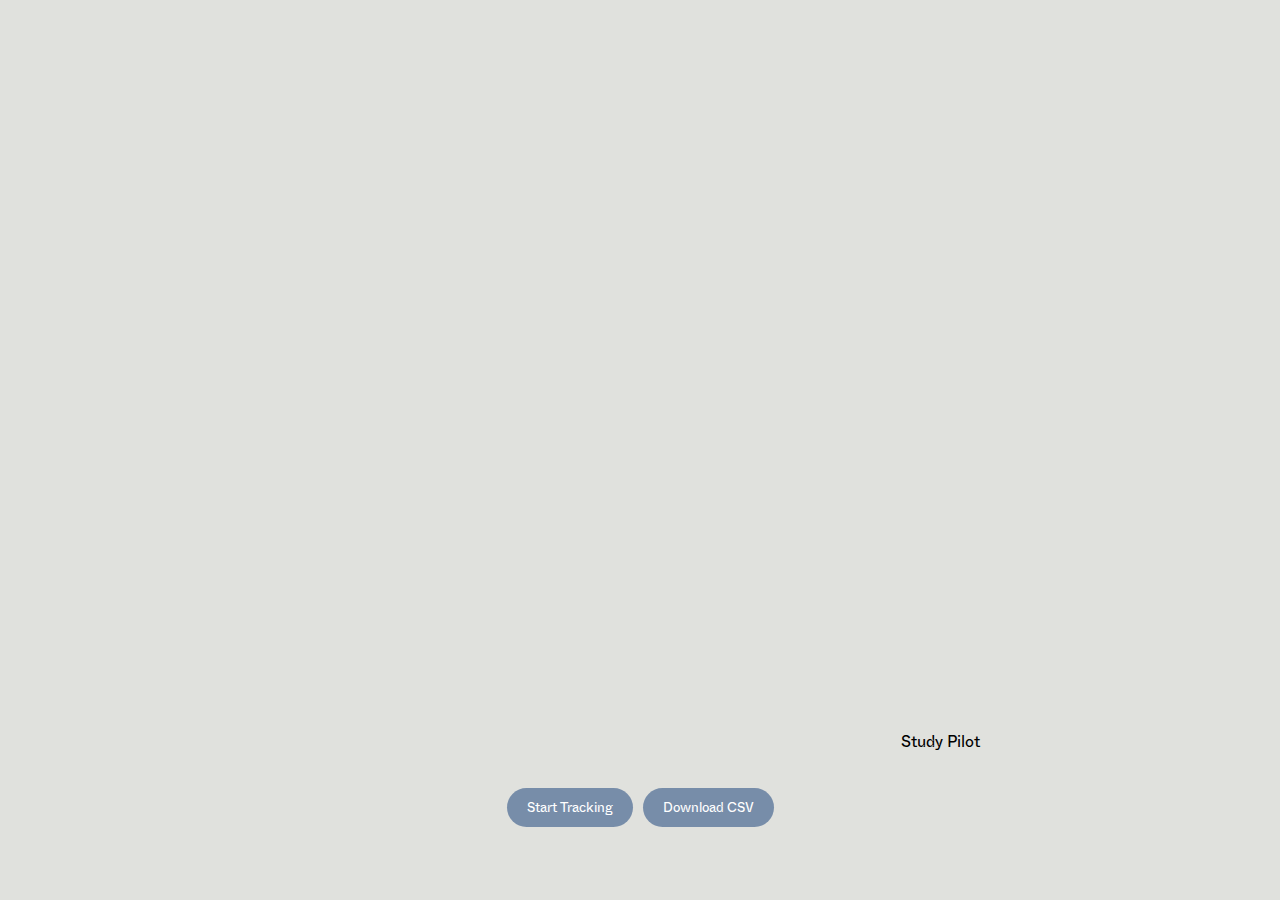
<file: motioncapture.html>
<!DOCTYPE html>
<html lang="en">
<head>
  <meta charset="UTF-8">
  <meta name="viewport" content="width=device-width, initial-scale=1.0">
  <title>Brightest Point History</title>
  <style>
    @font-face {
      font-family: 'InkTrap';
      src: url('inktrap.otf') format('opentype');
    }

    body {
      display: flex;
      flex-direction: column;
      align-items: center;
      height: 100vh;
      margin: 0;
      position: relative;
      font-family: 'InkTrap', sans-serif;
      background-color: #e0e1dd;
    }

    .container {
      display: flex;
      align-items: center;
    }

    #canvas {
      border: 0px solid #000;
      height: 70vh;
    }

    #info,
#coordinates {
  margin-left: 100px;
  font-size: large;
  text-align: left;
  font-family: 'InkTrap', monospace; /* Use monospace for consistent character width */
  display: inline-block;
  min-width: 200px; /* Adjust the min-width as needed */
}

    .button-container {
      display: flex;
      margin-top: 30px;
      margin-bottom: 40px;
    }

    button {
      margin: 5px;
      padding: 10px 20px;
      background-color: #778da9;
      color: white;
      border: none;
      font-family: 'InkTrap', Arial, sans-serif;
      border-radius: 20px;
      cursor: pointer;
      transition: background-color 0.3s, transform 0.3s;
      outline: none;
    }

    button:hover {
      background-color: white;
      color: #778da9;
    }
  </style>
</head>
<body>
  <div style="display: flex; flex-direction: column; align-items: center;">
    <canvas id="canvas" width="640" height="480" willReadFrequently="true"></canvas>
    <canvas id="lineCanvas" width="640" height="100"></canvas>
  </div>
  <div class="container">
    <div id="info"></div>
    <div id="coordinates"></div>
    <div id="studyPilotText">Study Pilot</div>
  </div>

  <!-- Button container for placing buttons next to each other -->
  <div class="button-container">
    <!-- "Start Tracking" button -->
    <button id="start-tracking-button">Start Tracking</button>
    <!-- "Download CSV" button -->
    <button id="download-button">Download CSV</button>
  </div>


  <script>
    const canvas = document.getElementById("canvas");
    const context = canvas.getContext("2d");
    const infoDiv = document.getElementById("info");
    const coordinatesDiv = document.getElementById("coordinates");
    const lineCanvas = document.getElementById("lineCanvas"); // Line canvas

    function drawGrid() {
      const gridSize = 20; // Size of grid squares
      const gridColor = "#000"; // Color of grid lines

      for (let x = 0; x < canvas.width; x += gridSize) {
        context.beginPath();
        context.moveTo(x, 0);
        context.lineTo(x, canvas.height);
        context.strokeStyle = gridColor;
        context.stroke();
      }

      for (let y = 0; y < canvas.height; y += gridSize) {
        context.beginPath();
        context.moveTo(0, y);
        context.lineTo(canvas.width, y);
        context.strokeStyle = gridColor;
        context.stroke();
      }
    }

    let path = [];

    function findBrightestPoint(imageData, threshold) {
      let brightestIndex = 0;
      let brightestValue = -1;

      for (let i = 0; i < imageData.length; i += 4) {
        const brightness = (imageData[i] + imageData[i + 1] + imageData[i + 2]) / 3;

        if (brightness > brightestValue && brightness > threshold) {
          brightestValue = brightness;
          brightestIndex = i / 4; // Convert index to pixel position
        }
      }

      const x = brightestIndex % canvas.width;
      const y = Math.floor(brightestIndex / canvas.width);

      return { x, y, brightness: brightestValue, rgb: [imageData[brightestIndex * 4], imageData[brightestIndex * 4 + 1], imageData[brightestIndex * 4 + 2]] };
    }

    function drawBrightestPoint(brightestPoint) {
      context.fillStyle = "black";
      context.beginPath();
      context.arc(brightestPoint.x, brightestPoint.y, 2.5, 0, Math.PI * 2); // Half the radius
      context.fill();

      // Connect consecutive points with a line
      path.push(brightestPoint);

      // Adjust x-coordinates of points for the leftward movement
      path.forEach((point, index) => {
        point.x -= 2; // Adjust the speed of movement
        context.beginPath();
        context.arc(point.x, point.y, 2.5, 0, Math.PI * 2); // Half the radius
        context.fill();

        if (index > 0) {
          context.beginPath();
          context.moveTo(path[index - 1].x, path[index - 1].y);
          context.lineTo(point.x, point.y);
          context.strokeStyle = "black";
          context.stroke();
        }
      });

      // Remove points that have moved off the canvas
      path = path.filter((point) => point.x > 0);

      // Display coordinates in real-time
      coordinatesDiv.innerHTML = `X: ${brightestPoint.x}, Y: ${brightestPoint.y}`;
    }

    function updateCanvas(video) {
      context.save(); // Save the current state
      context.scale(-1, 1); // Flip horizontally
      context.drawImage(video, -canvas.width, 0, canvas.width, canvas.height); // Draw flipped video
      context.restore(); // Restore to the original state

      const imageData = context.getImageData(0, 0, canvas.width, canvas.height).data;
      const threshold = 250; // Set the brightness threshold

      const currentBrightestPoint = findBrightestPoint(imageData, threshold);

      // Display coordinates and RGB values in real-time
      infoDiv.innerHTML = `Brightest Point: X=${currentBrightestPoint.x}, Y=${currentBrightestPoint.y}`;

      // Draw a point on the current brightest spot if above the threshold
      if (currentBrightestPoint.brightness > threshold) {
        drawBrightestPoint(currentBrightestPoint);
      }
    }

    function startAnimationLoop(video) {
      requestAnimationFrame(function update() {
        updateCanvas(video);
        requestAnimationFrame(update);
      });
    }

    function initCamera() {
      navigator.mediaDevices.getUserMedia({ video: true })
        .then(function (stream) {
          const video = document.createElement("video");
          video.srcObject = stream;
          video.play();

          video.addEventListener("loadedmetadata", function () {
            canvas.width = video.videoWidth;
            canvas.height = video.videoHeight;
            lineCanvas.width = canvas.width; // Set line canvas width to match video width
            document.body.appendChild(canvas);

            startAnimationLoop(video);
            drawGrid(); // Draw grid lines
          });
        })
        .catch(function (error) {
          console.error("Error accessing the camera: ", error);
        });
    }

    let startTime = 0;
    let dataToExport = [];
    let pointHistory = [];

    function exportDataToCSV(data) {
      const csvContent = "Time,X Position,Y Position\n" + data.map(point => `${point.timestamp},${point.x},${point.y}`).join("\n");
      const blob = new Blob([csvContent], { type: 'text/csv' });
      const url = URL.createObjectURL(blob);
      const a = document.createElement('a');
      a.href = url;
      a.download = 'brightest_points.csv';
      a.click();
    }

    function drawPointHistory() {
      // Draw the line on the lineCanvas
      const lineContext = lineCanvas.getContext("2d");
      lineContext.clearRect(0, 0, lineCanvas.width, lineCanvas.height); // Clear previous drawings
      lineContext.beginPath();
      lineContext.strokeStyle = "black";
      lineContext.lineWidth = 2;
      lineContext.moveTo(0, lineCanvas.height / 2); // Start the line at the middle of the canvas
      
      if (pointHistory.length > 0) {
        const currentTime = performance.now();
        for (let i = 0; i < pointHistory.length; i++) {
          const point = pointHistory[i];
          const x = (point.timestamp - startTime) / 20000 * lineCanvas.width; // Scale the x-coordinate based on time
          const y = lineCanvas.height / 2 + (point.y - canvas.height / 2); // Adjust y-coordinate to match brightest point
          
          // Limit y-coordinate within the bounds of the white frame
          const minY = 0;
          const maxY = canvas.height;
          lineContext.lineTo(x, Math.min(Math.max(y, minY), maxY));
        }
      }
      
      lineContext.stroke();
    }

    function updateCanvas(video, currentTime) {
      context.save();
      context.scale(-1, 1);
      context.drawImage(video, -canvas.width, 0, canvas.width, canvas.height);
      context.restore();

      const imageData = context.getImageData(0, 0, canvas.width, canvas.height).data;
      const threshold = 250;

      const currentBrightestPoint = findBrightestPoint(imageData, threshold);

      infoDiv.innerHTML = `Brightest Point: X=${currentBrightestPoint.x}, Y=${currentBrightestPoint.y}`;

      if (currentBrightestPoint.brightness > threshold) {
        const currentTime = performance.now();
        drawBrightestPoint(currentBrightestPoint);
        const dataPoint = { x: currentBrightestPoint.x, y: currentBrightestPoint.y, timestamp: currentTime };
        dataToExport.push(dataPoint);

        // Add the tracked point to the history with a timestamp
        pointHistory.push(dataPoint);
      }

      // Remove points from history older than 20 seconds
      const twentySecondsAgo = currentTime - 2000000;
      pointHistory = pointHistory.filter(point => point.timestamp >= twentySecondsAgo);

      drawPointHistory();

      // Check if 5 seconds have elapsed
      if (currentTime - startTime >= 20000000) {
        exportDataToCSV(dataToExport);
        dataToExport = [];
        startTime = currentTime;
      }
    }

    function startAnimationLoop(video) {
      let lastTimestamp = 0;
      requestAnimationFrame(function update(timestamp) {
        const deltaTime = timestamp - lastTimestamp;
        lastTimestamp = timestamp;

        updateCanvas(video, timestamp);

        requestAnimationFrame(update);
      });
    }

    function initCamera() {
      navigator.mediaDevices.getUserMedia({ video: true })
        .then(function (stream) {
          const video = document.createElement("video");
          video.srcObject = stream;
          video.play();

          video.addEventListener("loadedmetadata", function () {
            canvas.width = video.videoWidth;
            canvas.height = video.videoHeight;
            lineCanvas.width = canvas.width; // Set line canvas width to match video width
            document.body.appendChild(canvas);

            startTime = performance.now(); // Record the start time
            startAnimationLoop(video);
            drawGrid(); // Draw grid lines
          });
        })
        .catch(function (error) {
          console.error("Error accessing the camera: ", error);
        });
    }

    initCamera();

    const downloadButton = document.getElementById("download-button");
    downloadButton.addEventListener("click", () => {
      // Export the data to CSV when the button is clicked
      exportDataToCSV(dataToExport);
    });

  </script>
</body>
</html>
</file>
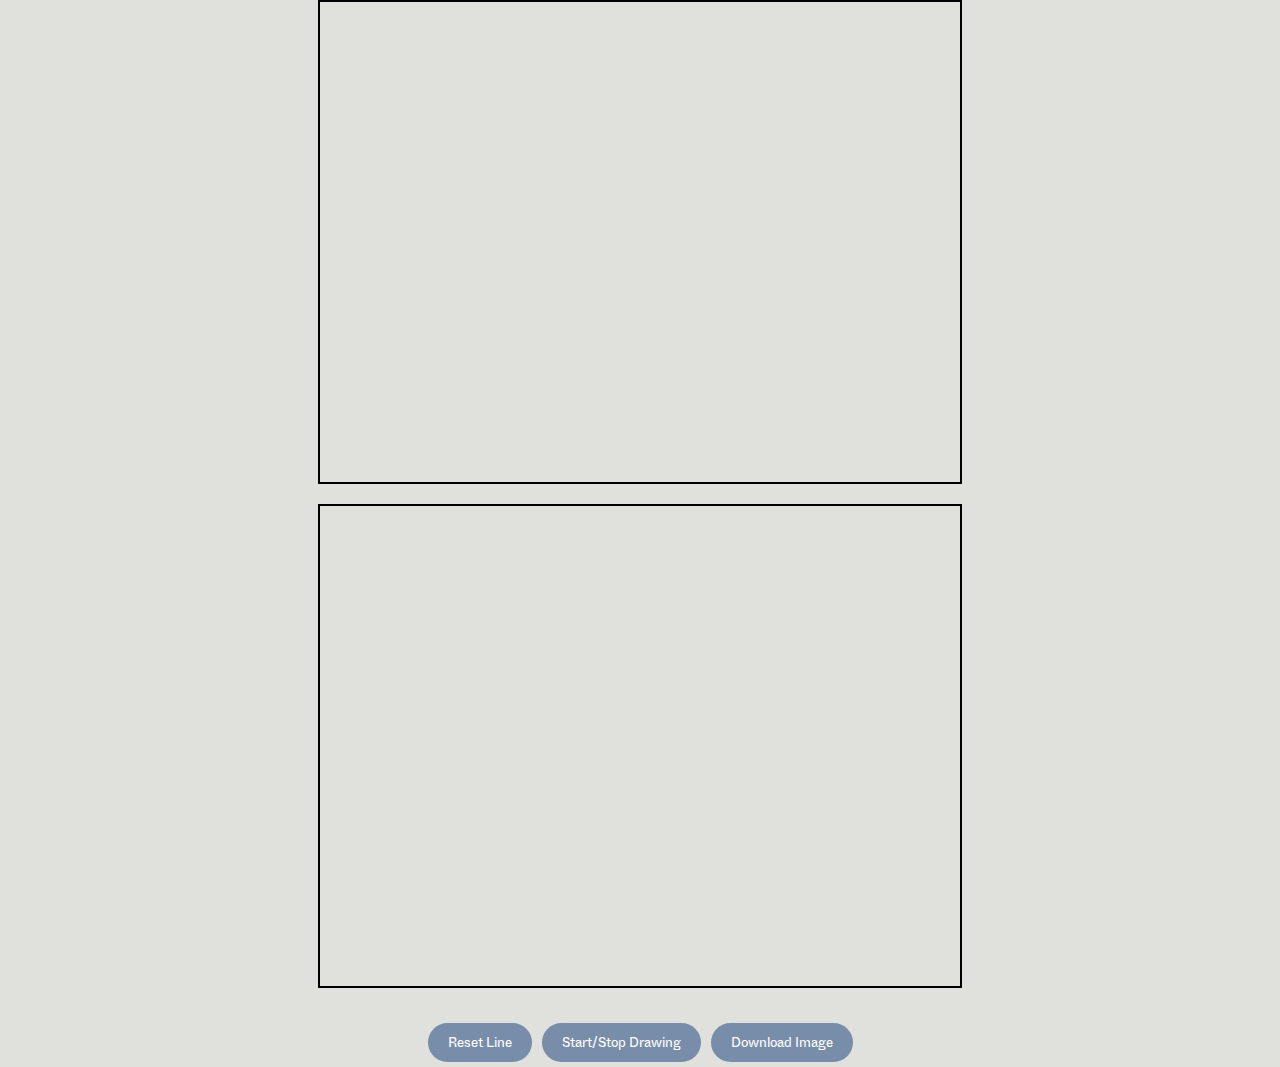
<file: play-a-line.html>
<!DOCTYPE html>
<html lang="en">
<head>
  <meta charset="UTF-8">
  <meta name="viewport" content="width=device-width, initial-scale=1.0">
  <title>Brightest Point History</title>
  <style>
    @font-face {
      font-family: 'CustomFont';
      src: url('inktrap.otf') format('opentype');
    }

    body {
      display: flex;
      flex-direction: column;
      align-items: center;
      max-height: 100vh; /* Set the maximum height to 100vh to fit the window without scrolling */
      margin: 0;
      font-family: 'CustomFont', Arial, sans-serif;
      background-color: #e0e1dd;
    }

    canvas {
      border: 2px solid #000;
    }

    #info {
      margin-top: 10px;
    }

    #buttons {
      display: flex;
      margin-top: 20px;
    }

    button {
      margin: 5px;
      padding: 10px 20px;
      background-color: #778da9;
      color: white;
      border: none;
      font-family: 'CustomFont', Arial, sans-serif;
      border-radius: 20px;
      cursor: pointer;
      transition: background-color 0.3s, transform 0.3s;
      outline: none;
    }

    button:hover {
      background-color: white;
      color: #778da9;
      transform: scale(1.05);
    }

    #mirror-canvas {
      margin-top: 20px;
      border: 2px solid #000;
    }

    #mirror-video {
      position: absolute;
      opacity: 0.2;
      pointer-events: none;
    }
  </style>
</head>
<body>
  <canvas id="canvas" width="640" height="480" willReadFrequently="true"></canvas>
  <canvas id="mirror-canvas" width="640" height="480"></canvas>
  <div id="info"></div>
  <div id="buttons">
    <button id="reset-button">Reset Line</button>
    <button id="toggle-button">Start/Stop Drawing</button>
    <button id="download-button">Download Image</button>
  </div>

  <!-- Add a mirror video element -->
  <video id="mirror-video" autoplay></video>

  <script>
    const canvas = document.getElementById("canvas");
    const context = canvas.getContext("2d");
    const mirrorCanvas = document.getElementById("mirror-canvas");
    const mirrorContext = mirrorCanvas.getContext("2d");
    const mirrorVideo = document.getElementById("mirror-video");
    const infoDiv = document.getElementById("info");
    const resetButton = document.getElementById("reset-button");
    const toggleButton = document.getElementById("toggle-button");
    const downloadButton = document.getElementById("download-button");

    let path = [];
    let ambientBrightness = 0; // Initialize ambient brightness
    let isDrawing = false; // Flag to control drawing

    function calculateAmbientBrightness(imageData) {
      let sum = 0;
      for (let i = 0; i < imageData.length; i += 4) {
        const brightness = (imageData[i] + imageData[i + 1] + imageData[i + 2]) / 3;
        sum += brightness;
      }
      ambientBrightness = sum / (imageData.length / 4); // Calculate average brightness
    }

    function findBrightestPoint(imageData, threshold) {
      let brightestIndex = 0;
      let brightestValue = -1;

      for (let i = 0; i < imageData.length; i += 4) {
        const brightness = (imageData[i] + imageData[i + 1] + imageData[i + 2]) / 3;

        if (brightness > brightestValue && brightness > threshold) {
          brightestValue = brightness;
          brightestIndex = i / 4; // Convert index to pixel position
        }
      }

      const x = brightestIndex % canvas.width;
      const y = Math.floor(brightestIndex / canvas.width);

      return { x, y, brightness: brightestValue, rgb: [imageData[brightestIndex * 4], imageData[brightestIndex * 4 + 1], imageData[brightestIndex * 4 + 2]] };
    }

    function drawBrightestPoint(brightestPoint) {
      const squareSize = 20; // Adjust the size of the square as needed
      const halfSize = squareSize / 2;

      // Draw a black square with borders around the brightest point
      context.strokeStyle = "black";
      context.strokeRect(
        brightestPoint.x - halfSize,
        brightestPoint.y - halfSize,
        squareSize,
        squareSize
      );

      context.fillStyle = "black";
      context.beginPath();
      context.arc(brightestPoint.x, brightestPoint.y, 5, 0, Math.PI * 2);
      context.fill();

      // Connect consecutive points with a line
      path.push(brightestPoint);
      context.beginPath();
      context.moveTo(path[0].x, path[0].y);
      for (let i = 1; i < path.length; i++) {
        context.lineTo(path[i].x, path[i].y);
      }
      context.strokeStyle = "black";
      context.stroke();

      // Draw the line on the mirror canvas
      mirrorContext.clearRect(0, 0, mirrorCanvas.width, mirrorCanvas.height);
      mirrorContext.strokeStyle = "black";
      mirrorContext.strokeRect(
        brightestPoint.x - halfSize,
        brightestPoint.y - halfSize,
        squareSize,
        squareSize
      );
      mirrorContext.fillStyle = "black";
      mirrorContext.beginPath();
      mirrorContext.moveTo(path[0].x, path[0].y);
      for (let i = 1; i < path.length; i++) {
        mirrorContext.lineTo(path[i].x, path[i].y);
      }
      mirrorContext.strokeStyle = "black";
      mirrorContext.stroke();
    }

    function updateCanvas(video) {
      context.drawImage(video, 0, 0, canvas.width, canvas.height);

      const imageData = context.getImageData(0, 0, canvas.width, canvas.height).data;
      const dynamicThreshold = ambientBrightness * 1.8; // Increase the multiplier further

      calculateAmbientBrightness(imageData);

      const currentBrightestPoint = findBrightestPoint(imageData, dynamicThreshold);

      // Display coordinates and RGB values in real-time
      infoDiv.innerHTML = `Brightest Point: X=${currentBrightestPoint.x}, Y=${currentBrightestPoint.y}, RGB=[${currentBrightestPoint.rgb}]`;

      // Always draw a square with borders around the brightest point
      drawSquareAroundBrightestPoint(currentBrightestPoint);

      // Draw a point on the current brightest spot if above the dynamic threshold and drawing is enabled
      if (isDrawing && currentBrightestPoint.brightness > dynamicThreshold) {
        drawBrightestPoint(currentBrightestPoint);
      }
    }

    function drawSquareAroundBrightestPoint(brightestPoint) {
      const squareSize = 20; // Adjust the size of the square as needed
      const halfSize = squareSize / 2;

      // Draw a black square with borders around the brightest point
      context.strokeStyle = "black";
      context.strokeRect(
        brightestPoint.x - halfSize,
        brightestPoint.y - halfSize,
        squareSize,
        squareSize
      );
    }

    function startAnimationLoop(video) {
      requestAnimationFrame(function update() {
        updateCanvas(video);
        requestAnimationFrame(update);
      });
    }

    function initCamera() {
      navigator.mediaDevices.getUserMedia({ video: true })
        .then(function (stream) {
          // mirrorVideo.srcObject = stream; // Set the mirror video source
          mirrorVideo.play();

          const video = document.createElement("video");
          video.srcObject = stream;
          video.play();

          video.addEventListener("loadedmetadata", function () {
            canvas.width = video.videoWidth;
            canvas.height = video.videoHeight;
            document.body.appendChild(canvas);

            mirrorCanvas.width = video.videoWidth;
            mirrorCanvas.height = video.videoHeight;
            document.body.appendChild(mirrorCanvas);

            startAnimationLoop(video);
          });
        })
        .catch(function (error) {
          console.error("Error accessing the camera: ", error);
        });
    }

    function resetLine() {
      path = [];
      context.clearRect(0, 0, canvas.width, canvas.height);
      mirrorContext.clearRect(0, 0, mirrorCanvas.width, mirrorCanvas.height);
    }

    function toggleDrawing() {
      isDrawing = !isDrawing; // Toggle the drawing flag
    }

    function downloadImage() {
      const dataURL = mirrorCanvas.toDataURL("image/png");
      const a = document.createElement("a");
      a.href = dataURL;
      a.download = "mirror_canvas.png";
      a.click();
    }

    initCamera();

    resetButton.addEventListener("click", resetLine);
    toggleButton.addEventListener("click", toggleDrawing);
    downloadButton.addEventListener("click", downloadImage);

    const muteButton = document.getElementById("mute-button");
    
    // Set the video to be muted by default
    mirrorVideo.muted = true;

    function toggleMute() {
      // Mute/unmute logic (optional) goes here
    }

    muteButton.addEventListener("click", toggleMute);
  </script>
</body>
</html>
</file>
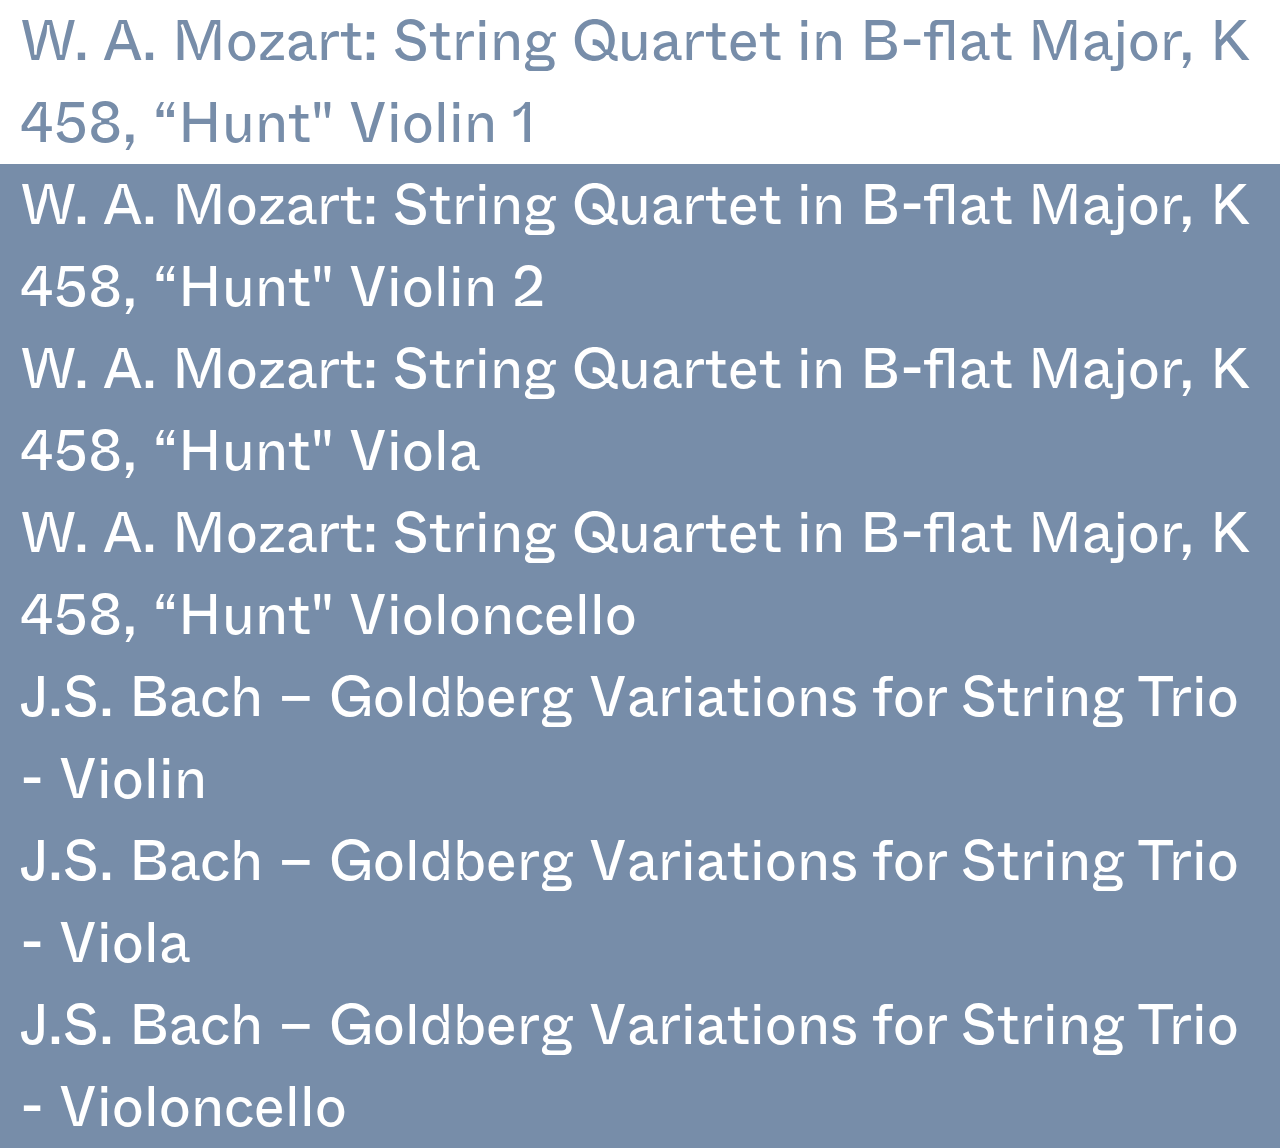
<file: LEARN LINES TAB/learnindex.html>
<!DOCTYPE html>
<html lang="en">
<head>
    <meta charset="UTF-8">
    <meta name="viewport" content="width=device-width, initial-scale=1.0">
    <title>Clickable Fields</title>
    <style>
        @font-face {
            font-family: 'CustomFont'; /* Custom font name */
            src: url('inktrap.otf') format('opentype'); /* Path to your OTF font file */
        }

        body {
            margin: 0;
            padding: 0;
            display: flex;
            flex-direction: column;
            height: 100vh;
        }
        .field {
            flex: 1;
            background-color: #778da9; /* Set the default background color */
            display: flex;
            align-items: center;
            padding: 0 20px; /* Add padding for aesthetics */
            cursor: pointer;
            transition: background-color 0.3s;
            font-family: 'CustomFont', Arial, sans-serif; /* Apply the custom font */
            font-size: 57px; /* Increase text size */
            text-align: left; /* Align text to the left */
            color: white; /* Set text color to white */
            text-decoration: none; /* Remove underline for links */
        }
        .field:hover {
            background-color: #fff; /* Set the background color on hover to white */
            color: #778da9; /* Set text color on hover to the specified color */
        }
    </style>
</head>
<body>
    <a href="line1/index.html" class="field">
        W. A. Mozart: String Quartet in B-flat Major, K 458, “Hunt" Violin 1
    </a>
    <a href="line2/index.html" class="field">
        W. A. Mozart: String Quartet in B-flat Major, K 458, “Hunt" Violin 2
    </a>
    <a href="line3/index.html" class="field">
        W. A. Mozart: String Quartet in B-flat Major, K 458, “Hunt" Viola 
    </a>
    <a href="line4 celo moz/index.html" class="field">
        W. A. Mozart: String Quartet in B-flat Major, K 458, “Hunt" Violoncello
    </a>
    <a href="analyze%20a%20line/5" class="field">
        J.S. Bach – Goldberg Variations for String Trio - Violin
    </a>
    <a href="analyze%20a%20line/6" class="field">
        J.S. Bach – Goldberg Variations for String Trio - Viola
    </a>
    <a href="analyze%20a%20line/7" class="field">
        J.S. Bach – Goldberg Variations for String Trio - Violoncello
    </a>
  
</body>
</html>
</file>
